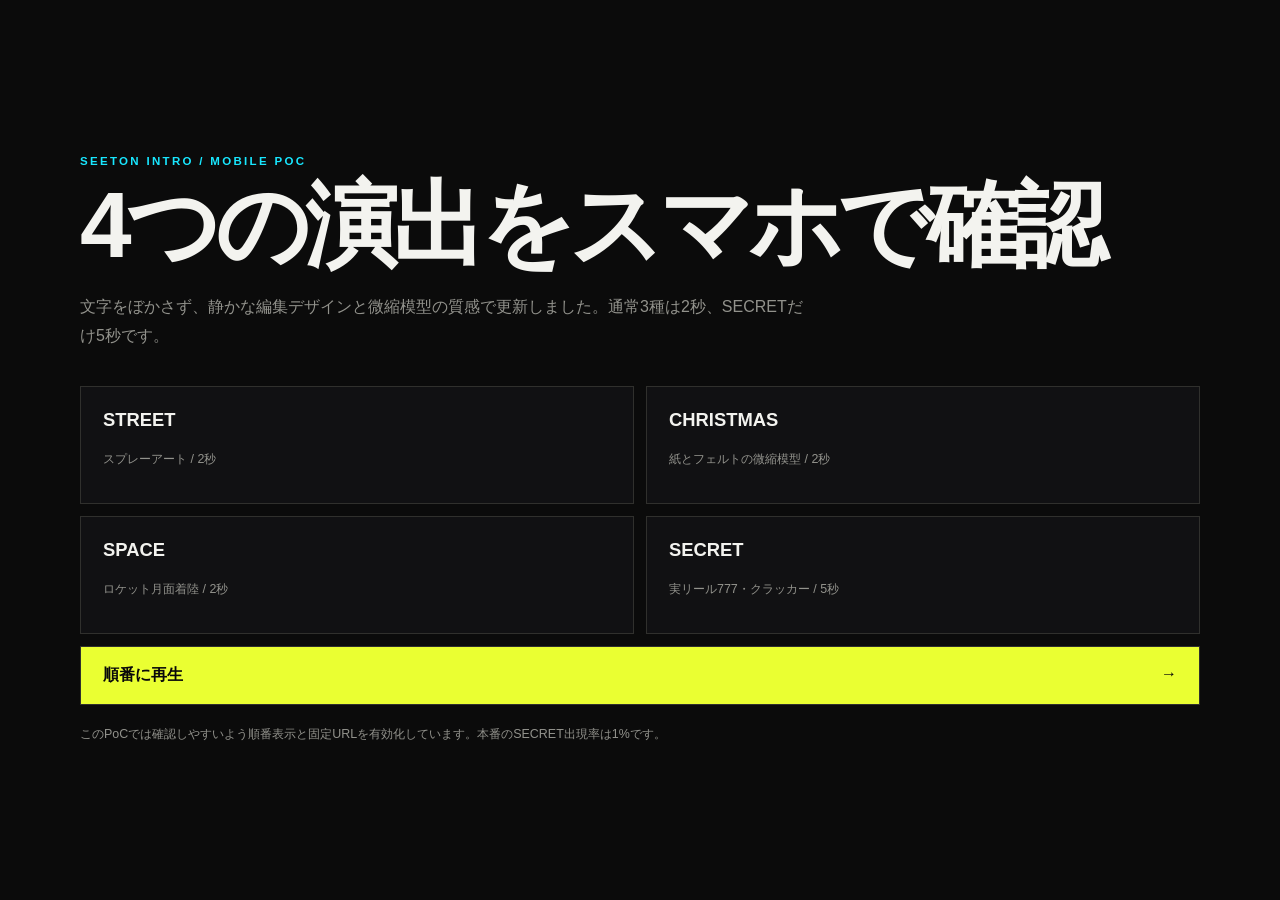
<file: index.html>
<!doctype html>
<html lang="ja">
<head>
  <meta charset="utf-8">
  <meta name="viewport" content="width=device-width, initial-scale=1">
  <meta name="robots" content="noindex,nofollow">
  <title>SEETON Intro PoC</title>
  <meta name="description" content="SEETONホームイントロのスマートフォン確認用PoC。">
  <script src="./intro.js?v=20260901e"></script>
  <link rel="stylesheet" href="./home.css?v=20260901e">
  <style>
    .poc-shell {
      display: grid;
      align-content: center;
      min-height: 100vh;
      padding: 56px 0;
    }

    .poc-eyebrow {
      margin: 0 0 14px;
      color: #18e7ff;
      font-size: 0.72rem;
      font-weight: 800;
      letter-spacing: 0.2em;
    }

    .poc-shell h1 {
      margin: 0;
      font-size: clamp(2.4rem, 10vw, 5.8rem);
      letter-spacing: -0.06em;
      line-height: 0.95;
    }

    .poc-lead {
      max-width: 46rem;
      margin: 24px 0 0;
      color: var(--muted);
      line-height: 1.8;
    }

    .poc-grid {
      display: grid;
      grid-template-columns: repeat(2, minmax(0, 1fr));
      gap: 12px;
      margin-top: 36px;
    }

    .poc-card,
    .poc-cycle {
      border: 1px solid var(--line);
      color: var(--foreground);
      text-decoration: none;
    }

    .poc-card {
      display: grid;
      gap: 8px;
      min-height: 118px;
      padding: 22px;
      background: #111113;
    }

    .poc-card strong {
      font-size: 1.15rem;
    }

    .poc-card span,
    .poc-note {
      color: var(--muted);
      font-size: 0.78rem;
      line-height: 1.6;
    }

    .poc-card:hover,
    .poc-card:focus-visible,
    .poc-cycle:hover,
    .poc-cycle:focus-visible {
      border-color: #eaff32;
      outline: none;
    }

    .poc-cycle {
      display: flex;
      justify-content: space-between;
      gap: 24px;
      margin-top: 12px;
      padding: 18px 22px;
      background: #eaff32;
      color: #09090a;
      font-weight: 800;
    }

    .poc-note {
      margin: 20px 0 0;
    }

    @media (max-width: 560px) {
      .poc-shell {
        padding: 36px 0;
      }

      .poc-grid {
        grid-template-columns: 1fr;
      }

      .poc-card {
        min-height: 96px;
      }
    }
  </style>
</head>
<body>
  <div class="street-intro" aria-hidden="true">
    <div class="street-intro__paint"></div>
    <div class="intro-scene christmas-intro">
      <div class="christmas-intro__stage"></div>
      <div class="christmas-intro__bells"></div>
      <div class="christmas-intro__snow"></div>
      <div class="christmas-intro__flight"></div>
    </div>
    <div class="intro-scene space-intro">
      <div class="space-intro__moon"></div>
      <div class="space-intro__shadow"></div>
      <div class="space-intro__dust"></div>
      <div class="space-intro__landing">
        <div class="space-intro__plume"></div>
        <div class="space-intro__rocket"></div>
      </div>
    </div>
    <div class="intro-scene jackpot-intro">
      <div class="jackpot-intro__machine">
        <div class="jackpot-intro__display">
          <span class="jackpot-intro__chance">SECRET ・ 1% CHANCE</span>
          <div class="jackpot-intro__reels">
            <div class="jackpot-intro__reel">
              <div class="jackpot-intro__belt"><span>3</span><span>★</span><span>7</span><span>♦</span><span>5</span><span>BAR</span><span>2</span><span>★</span><span>9</span><span>♦</span><span>4</span><span>BAR</span><span>6</span><span>★</span><span>1</span><span>♦</span><span>BAR</span><span>5</span><span class="jackpot-intro__target">7</span><span>★</span><span>3</span></div>
            </div>
            <div class="jackpot-intro__reel">
              <div class="jackpot-intro__belt"><span>★</span><span>5</span><span>BAR</span><span>7</span><span>3</span><span>♦</span><span>8</span><span>BAR</span><span>2</span><span>★</span><span>6</span><span>♦</span><span>BAR</span><span>4</span><span>9</span><span>★</span><span>1</span><span>♦</span><span>BAR</span><span>8</span><span>3</span><span>★</span><span>5</span><span>BAR</span><span class="jackpot-intro__target">7</span><span>♦</span><span>2</span></div>
            </div>
            <div class="jackpot-intro__reel">
              <div class="jackpot-intro__belt"><span>BAR</span><span>♦</span><span>3</span><span>★</span><span>7</span><span>5</span><span>9</span><span>BAR</span><span>2</span><span>♦</span><span>★</span><span>6</span><span>BAR</span><span>4</span><span>8</span><span>★</span><span>♦</span><span>1</span><span>BAR</span><span>9</span><span>5</span><span>★</span><span>3</span><span>♦</span><span>BAR</span><span>6</span><span>2</span><span>★</span><span>8</span><span>BAR</span><span class="jackpot-intro__target">7</span><span>♦</span><span>4</span></div>
            </div>
          </div>
        </div>
      </div>
      <div class="jackpot-intro__party">
        <span class="jackpot-intro__cracker jackpot-intro__cracker--left"></span>
        <span class="jackpot-intro__cracker jackpot-intro__cracker--right"></span>
      </div>
    </div>
    <div class="street-intro__lockup">
      <span class="street-intro__kicker" data-intro-kicker>GAMES / CODE / EXPERIMENTS</span>
      <span class="street-intro__word" data-text="SEETON">SEETON</span>
      <span class="street-intro__rule"></span>
    </div>
  </div>

  <main class="poc-shell">
    <p class="poc-eyebrow">SEETON INTRO / MOBILE POC</p>
    <h1>4つの演出をスマホで確認</h1>
    <p class="poc-lead">文字をぼかさず、静かな編集デザインと微縮模型の質感で更新しました。通常3種は2秒、SECRETだけ5秒です。</p>
    <nav class="poc-grid" aria-label="イントロ演出一覧">
      <a class="poc-card" href="?intro=street"><strong>STREET</strong><span>スプレーアート / 2秒</span></a>
      <a class="poc-card" href="?intro=christmas"><strong>CHRISTMAS</strong><span>紙とフェルトの微縮模型 / 2秒</span></a>
      <a class="poc-card" href="?intro=space"><strong>SPACE</strong><span>ロケット月面着陸 / 2秒</span></a>
      <a class="poc-card" href="?intro=jackpot"><strong>SECRET</strong><span>実リール777・クラッカー / 5秒</span></a>
    </nav>
    <a class="poc-cycle" href="./"><span>順番に再生</span><span aria-hidden="true">→</span></a>
    <p class="poc-note">このPoCでは確認しやすいよう順番表示と固定URLを有効化しています。本番のSECRET出現率は1%です。</p>
  </main>
</body>
</html>
</file>
<file: home.css>
:root {
  color-scheme: dark;
  --background: #0b0b0b;
  --foreground: #f3f3ef;
  --muted: #92928c;
  --line: #30302d;
  --content-width: min(1120px, calc(100vw - 40px));
}

* {
  box-sizing: border-box;
}

html {
  background: var(--background);
}

body {
  margin: 0;
  min-width: 320px;
  min-height: 100vh;
  color: var(--foreground);
  background: var(--background);
  font-family: -apple-system, BlinkMacSystemFont, "Segoe UI", sans-serif;
  -webkit-font-smoothing: antialiased;
}

.street-intro {
  --intro-duration: 2s;
  --intro-background: radial-gradient(circle at 50% 46%, #1b1b1f 0, #0b0b0d 43%, #020203 100%);
  --intro-art: url("./intro/street-paint-v2.png");
  --intro-flash-a: rgba(31, 231, 255, 0.22);
  --intro-flash-b: rgba(255, 42, 158, 0.2);
  --intro-word-color: #f8f7f0;
  --intro-shadow-a: #18e7ff;
  --intro-shadow-b: #ff2a9e;
  --intro-shadow-base: #070708;
  --intro-stroke: #08080a;
  --intro-split-top: #13e9ff;
  --intro-split-bottom: #ff249b;
  --intro-kicker-color: #09090a;
  --intro-kicker-background: #eaff32;
  --intro-kicker-shadow: #ff2a9e;
  --intro-rule: linear-gradient(90deg, #16e8ff 0 30%, #eaff32 30% 72%, #ff2a9e 72% 100%);
  --intro-paint-filter: saturate(1.08) contrast(1.08);
  position: fixed;
  inset: 0;
  z-index: 9999;
  display: none;
  place-items: center;
  overflow: hidden;
  color: #f8f7f0;
  pointer-events: none;
  background: var(--intro-background);
  isolation: isolate;
}

.street-intro[data-intro-theme="christmas"] {
  --intro-background: radial-gradient(circle at 50% 46%, #19271f 0, #09150f 52%, #020604 100%);
  --intro-art: none;
  --intro-flash-a: rgba(190, 153, 91, 0.12);
  --intro-flash-b: rgba(102, 35, 35, 0.11);
  --intro-word-color: #f0ece2;
  --intro-shadow-a: #3f171a;
  --intro-shadow-b: #79684b;
  --intro-shadow-base: #08110c;
  --intro-stroke: #17231c;
  --intro-split-top: #d4c39e;
  --intro-split-bottom: #663035;
  --intro-kicker-color: #e9e2d3;
  --intro-kicker-background: #542429;
  --intro-kicker-shadow: #19140f;
  --intro-rule: linear-gradient(90deg, #6e3034 0 32%, #b6a47f 32% 68%, #425b48 68% 100%);
  --intro-paint-filter: saturate(0.88) contrast(1.02);
}

.street-intro[data-intro-theme="space"] {
  --intro-background: radial-gradient(circle at 50% 48%, #111722 0, #060910 54%, #010205 100%);
  --intro-art: none;
  --intro-flash-a: rgba(129, 157, 180, 0.1);
  --intro-flash-b: rgba(104, 91, 126, 0.09);
  --intro-word-color: #e9edf0;
  --intro-shadow-a: #263847;
  --intro-shadow-b: #4c4559;
  --intro-shadow-base: #020408;
  --intro-stroke: #111821;
  --intro-split-top: #aebbc5;
  --intro-split-bottom: #716c7d;
  --intro-kicker-color: #dce2e5;
  --intro-kicker-background: #26323b;
  --intro-kicker-shadow: #06080b;
  --intro-rule: linear-gradient(90deg, #445868 0 36%, #c4c9c9 36% 58%, #625d6c 58% 100%);
  --intro-paint-filter: saturate(0.82) contrast(1.04);
}

.street-intro[data-intro-theme="jackpot"] {
  --intro-duration: 5s;
  --intro-background: radial-gradient(circle at 50% 46%, #3a1716 0, #190c0b 48%, #050303 100%);
  --intro-art: none;
  --intro-flash-a: rgba(190, 145, 73, 0.18);
  --intro-flash-b: rgba(103, 34, 31, 0.16);
  --intro-word-color: #efe5c9;
  --intro-shadow-a: #4b1c19;
  --intro-shadow-b: #82704c;
  --intro-shadow-base: #140706;
  --intro-stroke: #3b1915;
  --intro-split-top: #d8c49c;
  --intro-split-bottom: #71322d;
  --intro-kicker-color: #2a1512;
  --intro-kicker-background: #c5ae7a;
  --intro-kicker-shadow: #24110f;
  --intro-rule: linear-gradient(90deg, #69302c, #b79a61, #d8caa7, #b79a61, #69302c);
  --intro-paint-filter: saturate(0.84) contrast(1.02);
}

.street-intro-active .street-intro {
  display: grid;
  animation: street-intro-curtain var(--intro-duration, 2s) cubic-bezier(0.65, 0, 0.35, 1) both;
}

.street-intro-active .street-intro[data-intro-theme="jackpot"] {
  animation-name: jackpot-intro-curtain;
}

.street-intro::before,
.street-intro::after {
  position: absolute;
  inset: -8%;
  z-index: 1;
  content: "";
}

.street-intro::before {
  background:
    radial-gradient(circle at 50% 48%, rgba(255, 255, 255, 0.28), transparent 7%),
    radial-gradient(circle at 42% 44%, var(--intro-flash-a), transparent 20%),
    radial-gradient(circle at 58% 56%, var(--intro-flash-b), transparent 19%);
  mix-blend-mode: screen;
  animation: street-intro-flash var(--intro-duration, 2s) ease-out both;
}

.street-intro::after {
  inset: -2%;
  background-image: radial-gradient(rgba(255, 255, 255, 0.35) 0.55px, transparent 0.7px);
  background-size: 4px 4px;
  opacity: 0.13;
  mix-blend-mode: overlay;
  animation: street-intro-grain 180ms steps(2, end) infinite;
}

.street-intro__paint {
  position: absolute;
  inset: -7%;
  z-index: 0;
  background-image: var(--intro-art);
  background-repeat: no-repeat;
  background-position: center;
  background-size: 100% 100%;
  -webkit-mask-image: radial-gradient(ellipse at center, transparent 0 18%, rgba(0, 0, 0, 0.38) 42%, #000 72%);
  mask-image: radial-gradient(ellipse at center, transparent 0 18%, rgba(0, 0, 0, 0.38) 42%, #000 72%);
  filter: var(--intro-paint-filter);
  mix-blend-mode: screen;
  animation: street-intro-paint var(--intro-duration, 2s) cubic-bezier(0.16, 1, 0.3, 1) both;
  will-change: transform, opacity;
}

.street-intro__lockup {
  position: relative;
  z-index: 2;
  display: grid;
  place-items: center;
  width: min(94vw, 1600px);
  perspective: 900px;
  transform: rotate(-1.8deg);
}

.street-intro__kicker {
  position: relative;
  z-index: 3;
  display: inline-block;
  margin: 0 0 clamp(16px, 2.1vw, 30px);
  padding: 0.58em 1.05em 0.5em;
  color: var(--intro-kicker-color);
  background: var(--intro-kicker-background);
  box-shadow: 8px 8px 0 var(--intro-kicker-shadow);
  font-size: clamp(0.58rem, 1vw, 0.82rem);
  font-weight: 900;
  letter-spacing: 0.22em;
  line-height: 1;
  white-space: nowrap;
  transform: rotate(-2deg);
  animation: street-intro-kicker var(--intro-duration, 2s) cubic-bezier(0.16, 1, 0.3, 1) both;
}

.street-intro__jackpot {
  display: none;
}

.street-intro__word {
  position: relative;
  z-index: 2;
  color: var(--intro-word-color);
  font-family: Impact, Haettenschweiler, "Arial Black", sans-serif;
  font-size: clamp(4.1rem, 18vw, 17rem);
  font-stretch: condensed;
  font-weight: 900;
  letter-spacing: -0.075em;
  line-height: 0.72;
  text-align: center;
  text-shadow:
    -0.035em 0.018em 0 var(--intro-shadow-a),
    0.038em -0.012em 0 var(--intro-shadow-b),
    0 0.052em 0 var(--intro-shadow-base);
  -webkit-text-stroke: clamp(1px, 0.22vw, 4px) var(--intro-stroke);
  paint-order: stroke fill;
  transform-origin: center;
  isolation: isolate;
  animation: street-intro-word var(--intro-duration, 2s) cubic-bezier(0.16, 1, 0.3, 1) both;
  will-change: transform, opacity, filter;
}

.street-intro__word::before,
.street-intro__word::after {
  position: absolute;
  inset: 0;
  z-index: -1;
  content: attr(data-text);
  pointer-events: none;
  mix-blend-mode: screen;
}

.street-intro__word::before {
  color: var(--intro-split-top);
  clip-path: inset(0 0 62% 0);
  animation: street-intro-misprint-top var(--intro-duration, 2s) steps(2, end) both;
}

.street-intro__word::after {
  color: var(--intro-split-bottom);
  clip-path: inset(57% 0 0 0);
  animation: street-intro-misprint-bottom var(--intro-duration, 2s) steps(2, end) both;
}

.street-intro__rule {
  width: min(72vw, 920px);
  height: clamp(5px, 0.68vw, 10px);
  margin-top: clamp(22px, 3vw, 42px);
  background: var(--intro-rule);
  box-shadow: 0 5px 0 rgba(0, 0, 0, 0.72);
  transform: skewX(-20deg);
  transform-origin: left center;
  animation: street-intro-rule var(--intro-duration, 2s) cubic-bezier(0.16, 1, 0.3, 1) both;
}

.intro-scene {
  position: absolute;
  inset: 0;
  display: none;
  pointer-events: none;
}

.street-intro[data-intro-theme="christmas"] .christmas-intro,
.street-intro[data-intro-theme="space"] .space-intro,
.street-intro[data-intro-theme="jackpot"] .jackpot-intro {
  display: block;
}

.christmas-intro__stage,
.christmas-intro__bells,
.christmas-intro__flight,
.christmas-intro__snow,
.space-intro__moon,
.space-intro__shadow,
.space-intro__dust,
.space-intro__landing,
.space-intro__plume,
.space-intro__rocket,
.jackpot-intro__machine,
.jackpot-intro__party,
.jackpot-intro__cracker {
  position: absolute;
  pointer-events: none;
  will-change: transform, opacity, filter;
}

.christmas-intro__stage,
.christmas-intro__bells {
  inset: -1%;
  background-position: center;
  background-repeat: no-repeat;
  background-size: 100% 100%;
}

.street-intro[data-intro-theme="christmas"] .christmas-intro__stage,
.street-intro[data-intro-theme="christmas"] .christmas-intro__bells {
  background-image: url("./intro/christmas-stage-v4.png");
}

.christmas-intro__stage {
  z-index: 2;
  animation: christmas-stage var(--intro-duration, 2s) cubic-bezier(0.16, 1, 0.3, 1) both;
}

.christmas-intro__bells {
  z-index: 6;
  clip-path: polygon(0 0, 34% 0, 28% 52%, 0 58%);
  transform-origin: 9% 4%;
  animation: christmas-bells var(--intro-duration, 2s) ease-in-out both;
}

.christmas-intro__snow {
  inset: -30% -8% 0;
  z-index: 3;
  background-image:
    radial-gradient(circle, rgba(255, 255, 255, 0.92) 0 1.2px, transparent 1.8px),
    radial-gradient(circle, rgba(255, 235, 178, 0.82) 0 1.5px, transparent 2.2px),
    radial-gradient(circle, rgba(255, 255, 255, 0.72) 0 2px, transparent 2.8px);
  background-position: 0 0, 54px 31px, 101px 76px;
  background-size: 89px 89px, 127px 127px, 173px 173px;
  filter: drop-shadow(0 1px 1px rgba(255, 255, 255, 0.2));
  animation: christmas-snow var(--intro-duration, 2s) linear both;
}

.christmas-intro__flight {
  top: 50%;
  left: 50%;
  z-index: 4;
  width: min(72vw, 900px);
  aspect-ratio: 3 / 2;
  background-position: center;
  background-repeat: no-repeat;
  background-size: contain;
  filter: drop-shadow(0 18px 22px rgba(0, 0, 0, 0.42));
  animation: christmas-flight var(--intro-duration, 2s) cubic-bezier(0.12, 0.72, 0.2, 1) both;
}

.street-intro[data-intro-theme="christmas"] .christmas-intro__flight {
  background-image: url("./intro/christmas-flight-v3.png");
}

.street-intro[data-intro-theme="christmas"] .street-intro__lockup {
  z-index: 5;
  transform: rotate(-0.4deg);
}

.street-intro[data-intro-theme="christmas"] .street-intro__paint {
  display: none;
}

.street-intro[data-intro-theme="christmas"] .street-intro__kicker {
  border: 1px solid rgba(221, 204, 167, 0.35);
  box-shadow: 4px 5px 0 rgba(15, 10, 8, 0.72);
  font-family: Georgia, "Times New Roman", serif;
  font-weight: 600;
  animation-name: christmas-intro-kicker;
}

.street-intro[data-intro-theme="christmas"] .street-intro__word {
  letter-spacing: -0.045em;
  text-shadow: 0 0.045em 0 #301818, 0 0.075em 0.18em rgba(0, 0, 0, 0.42);
  -webkit-text-stroke: clamp(1px, 0.12vw, 2px) #253329;
  animation-name: christmas-intro-word;
}

.street-intro[data-intro-theme="christmas"] .street-intro__word::before,
.street-intro[data-intro-theme="christmas"] .street-intro__word::after,
.street-intro[data-intro-theme="space"] .street-intro__word::before,
.street-intro[data-intro-theme="space"] .street-intro__word::after {
  display: none;
}

.space-intro__moon {
  inset: 0;
  z-index: 0;
  background-position: center 56%;
  background-repeat: no-repeat;
  background-size: cover;
  animation: space-moon-stage var(--intro-duration, 2s) ease-out both;
}

.street-intro[data-intro-theme="space"] .space-intro__moon {
  background-image: url("./intro/space-moon-stage-v5.jpg");
}

.space-intro__landing {
  bottom: clamp(90px, 17vh, 180px);
  left: 68%;
  z-index: 4;
  width: clamp(100px, 11vw, 170px);
  aspect-ratio: 2 / 3;
  transform-origin: 50% 100%;
  animation: space-rocket-landing var(--intro-duration, 2s) linear both;
}

.space-intro__rocket {
  inset: 0;
  z-index: 2;
  background: url("./intro/space-rocket-v1.png") center / contain no-repeat;
  filter: drop-shadow(0 14px 13px rgba(0, 0, 0, 0.34));
}

.space-intro__plume {
  top: 70%;
  left: 50%;
  z-index: 1;
  width: 34%;
  height: 48%;
  background:
    radial-gradient(ellipse at 50% 7%, rgba(255, 250, 231, 0.9), rgba(206, 168, 112, 0.42) 32%, transparent 70%),
    linear-gradient(rgba(230, 210, 174, 0.44), transparent 72%);
  clip-path: polygon(35% 0, 65% 0, 100% 100%, 0 100%);
  mix-blend-mode: screen;
  transform: translateX(-50%);
  transform-origin: 50% 0;
  animation: space-rocket-plume var(--intro-duration, 2s) ease-out both;
}

.space-intro__shadow {
  bottom: clamp(70px, 14.5vh, 155px);
  left: 68%;
  z-index: 2;
  width: clamp(100px, 12vw, 184px);
  height: clamp(18px, 2.5vw, 38px);
  border-radius: 50%;
  background: radial-gradient(ellipse, rgba(4, 6, 9, 0.54), rgba(4, 6, 9, 0.16) 48%, transparent 74%);
  transform-origin: center;
  animation: space-landing-shadow var(--intro-duration, 2s) ease-out both;
}

.space-intro__dust {
  bottom: clamp(58px, 12.5vh, 132px);
  left: 68%;
  z-index: 3;
  width: clamp(210px, 28vw, 440px);
  height: clamp(58px, 7vw, 104px);
  background:
    radial-gradient(ellipse at 30% 66%, rgba(183, 179, 169, 0.34), transparent 56%),
    radial-gradient(ellipse at 70% 66%, rgba(220, 216, 205, 0.28), transparent 58%);
  transform-origin: 50% 80%;
  animation: space-landing-dust var(--intro-duration, 2s) ease-out both;
}

.street-intro[data-intro-theme="space"] .street-intro__lockup {
  z-index: 5;
  transform: translate(-14vw, -3vh);
}

.street-intro[data-intro-theme="space"] .street-intro__paint {
  display: none;
}

.street-intro[data-intro-theme="space"]::after {
  opacity: 0.045;
  animation: none;
}

.street-intro[data-intro-theme="space"] .street-intro__kicker {
  border: 1px solid rgba(184, 198, 207, 0.26);
  box-shadow: 4px 5px 0 rgba(0, 0, 0, 0.62);
  font-weight: 650;
  animation-name: space-intro-kicker;
}

.street-intro[data-intro-theme="space"] .street-intro__word {
  font-size: clamp(3.8rem, 10vw, 10rem);
  letter-spacing: 0.01em;
  text-shadow: 0 0.035em 0 #1e2a34, 0 0.075em 0.16em rgba(0, 0, 0, 0.48);
  -webkit-text-stroke: clamp(1px, 0.12vw, 2px) #202a32;
  animation-name: space-intro-word;
}

.street-intro[data-intro-theme="space"] .street-intro__rule {
  width: min(44vw, 560px);
  animation-name: space-intro-rule;
}

.street-intro[data-intro-theme="jackpot"] .street-intro__lockup {
  display: none;
}

.street-intro[data-intro-theme="jackpot"] .street-intro__paint {
  display: none;
}

.jackpot-intro__machine {
  top: 50%;
  left: 50%;
  z-index: 5;
  width: min(96vw, 1480px);
  aspect-ratio: 1672 / 941;
  transform-origin: center;
  animation: jackpot-machine var(--intro-duration, 5s) linear both;
}

.street-intro[data-intro-theme="jackpot"] .jackpot-intro__machine::before {
  position: absolute;
  inset: 0;
  z-index: 4;
  content: "";
  background: url("./intro/jackpot-machine-v4.png") center / 100% 100% no-repeat;
  filter: drop-shadow(0 16px 28px rgba(0, 0, 0, 0.52));
}

.jackpot-intro__machine::after {
  position: absolute;
  inset: 18% 14% 17%;
  z-index: 3;
  content: "";
  background: radial-gradient(circle, rgba(245, 229, 190, 0.48), rgba(160, 112, 54, 0.14) 24%, transparent 62%);
  mix-blend-mode: screen;
  animation: jackpot-display-flash var(--intro-duration, 5s) ease-out both;
}

.jackpot-intro__display {
  position: absolute;
  inset: 29% 20.2% 26.4%;
  z-index: 2;
  overflow: hidden;
  border: clamp(2px, 0.25vw, 4px) solid #9b7e49;
  border-radius: clamp(8px, 1.1vw, 18px);
  background:
    linear-gradient(rgba(255, 255, 255, 0.028) 1px, transparent 1px),
    radial-gradient(circle at 50% 46%, #3a1715, #130909 68%, #030202);
  background-size: 100% 7px, 100% 100%;
  box-shadow:
    inset 0 0 42px rgba(74, 26, 22, 0.58),
    0 0 14px rgba(139, 111, 63, 0.32);
}

.jackpot-intro__display::after {
  position: absolute;
  inset: 0;
  z-index: 8;
  content: "";
  background: linear-gradient(105deg, transparent 38%, rgba(255, 255, 255, 0.28) 48%, transparent 58%);
  transform: translateX(-120%);
  animation: jackpot-glass-sweep var(--intro-duration, 5s) ease-in-out both;
}

.jackpot-intro__chance {
  position: absolute;
  top: 5%;
  left: 50%;
  z-index: 6;
  color: #e5d8bd;
  font-family: Georgia, "Times New Roman", serif;
  font-size: clamp(0.7rem, 1.35vw, 1.2rem);
  font-weight: 900;
  letter-spacing: 0.2em;
  line-height: 1;
  white-space: nowrap;
  text-shadow: 0 1px 0 #2b1612;
  transform: translateX(-50%);
  animation: jackpot-chance var(--intro-duration, 5s) steps(2, end) both;
}

.jackpot-intro__reels {
  position: absolute;
  top: 20%;
  left: 17%;
  z-index: 4;
  display: grid;
  grid-template-columns: repeat(3, minmax(0, 1fr));
  gap: clamp(5px, 0.9vw, 14px);
  width: 66%;
  height: 66%;
}

.jackpot-intro__reel {
  position: relative;
  overflow: hidden;
  contain: paint;
  border: clamp(3px, 0.4vw, 7px) solid #8f7343;
  border-radius: clamp(7px, 1vw, 16px);
  background: linear-gradient(#eee8da, #cdbf9f 48%, #e8e0cf);
  box-shadow:
    inset 0 0 15px rgba(45, 17, 14, 0.48),
    0 2px 8px rgba(0, 0, 0, 0.46);
}

.jackpot-intro__reel::before,
.jackpot-intro__reel::after {
  position: absolute;
  right: 0;
  left: 0;
  z-index: 5;
  height: 18%;
  content: "";
  pointer-events: none;
}

.jackpot-intro__reel::before {
  top: 0;
  background: linear-gradient(rgba(60, 0, 0, 0.55), transparent);
}

.jackpot-intro__reel::after {
  bottom: 0;
  background: linear-gradient(transparent, rgba(60, 0, 0, 0.55));
}

.jackpot-intro__reel:nth-child(1) {
  --spin-time: 1.45s;
  --fast-y: -71.428571%;
  --over-y: -86.285714%;
  --stop-y: -85.714286%;
}

.jackpot-intro__reel:nth-child(2) {
  --spin-time: 1.95s;
  --fast-y: -77.777778%;
  --over-y: -89.333333%;
  --stop-y: -88.888889%;
}

.jackpot-intro__reel:nth-child(3) {
  --spin-time: 2.45s;
  --fast-y: -81.818182%;
  --over-y: -91.272727%;
  --stop-y: -90.909091%;
}

.jackpot-intro__belt {
  position: absolute;
  top: 0;
  right: 0;
  left: 0;
  display: grid;
  color: #67221f;
  font-family: Impact, "Arial Black", sans-serif;
  font-size: clamp(2.8rem, 8vw, 7.2rem);
  font-weight: 900;
  line-height: 1;
  text-shadow: 0 1px 0 #f2ead8;
  transform: translate3d(0, 0, 0);
  backface-visibility: hidden;
}

.jackpot-intro__reel:nth-child(1) .jackpot-intro__belt {
  height: 2100%;
  grid-template-rows: repeat(21, minmax(0, 1fr));
}

.jackpot-intro__reel:nth-child(2) .jackpot-intro__belt {
  height: 2700%;
  grid-template-rows: repeat(27, minmax(0, 1fr));
}

.jackpot-intro__reel:nth-child(3) .jackpot-intro__belt {
  height: 3300%;
  grid-template-rows: repeat(33, minmax(0, 1fr));
}

.street-intro-active
.street-intro[data-intro-theme="jackpot"]
.jackpot-intro__belt {
  animation: jackpot-reel-land var(--spin-time) linear 0.45s 1 both;
}

.jackpot-intro__belt span {
  display: grid;
  min-height: 0;
  place-items: center;
}

.jackpot-intro__belt span:nth-child(even) {
  color: #465761;
}

.jackpot-intro__party {
  inset: 0;
  z-index: 7;
  overflow: hidden;
}

.jackpot-intro__cracker {
  bottom: -8%;
  z-index: 1;
  width: min(38vw, 560px);
  aspect-ratio: 1;
  opacity: 0;
  animation: jackpot-party-cracker var(--intro-duration, 5s) cubic-bezier(0.16, 1, 0.3, 1) both;
}

.jackpot-intro__cracker::before {
  position: absolute;
  inset: 0;
  content: "";
  background: url("./intro/jackpot-party-cracker-v1.png") center / contain no-repeat;
  filter: drop-shadow(0 14px 18px rgba(0, 0, 0, 0.32));
}

.jackpot-intro__cracker--left {
  left: -4%;
}

.jackpot-intro__cracker--right {
  right: -4%;
}

.jackpot-intro__cracker--right::before {
  transform: scaleX(-1);
}

@keyframes street-intro-curtain {
  0%,
  82% {
    opacity: 1;
    clip-path: polygon(0 0, 100% 0, 100% 100%, 0 100%);
  }

  100% {
    visibility: hidden;
    opacity: 0;
    clip-path: polygon(0 47%, 100% 51%, 100% 54%, 0 50%);
  }
}

@keyframes jackpot-intro-curtain {
  0%,
  93% {
    opacity: 1;
    clip-path: polygon(0 0, 100% 0, 100% 100%, 0 100%);
  }

  100% {
    visibility: hidden;
    opacity: 0;
    clip-path: polygon(0 48%, 100% 48%, 100% 52%, 0 52%);
  }
}

@keyframes street-intro-paint {
  0% {
    opacity: 0;
    transform: scale(1.34) rotate(-3deg);
  }

  14% {
    opacity: 0.3;
  }

  31% {
    opacity: 0.92;
    transform: scale(1.01) rotate(0deg);
  }

  78% {
    opacity: 0.76;
    transform: scale(1) rotate(0deg);
  }

  100% {
    opacity: 0;
    transform: scale(1.14) rotate(1.2deg);
  }
}

@keyframes street-intro-word {
  0% {
    opacity: 0;
    filter: blur(18px);
    transform: translate3d(0, 16vh, 260px) scale(2.7) rotate(-7deg);
  }

  11% {
    opacity: 1;
  }

  28% {
    filter: blur(0);
    transform: translate3d(0, 0, 0) scale(0.93) rotate(-2.6deg);
  }

  40% {
    transform: translate3d(0, 0, 0) scale(1.035) rotate(-1.4deg);
  }

  52%,
  78% {
    opacity: 1;
    filter: blur(0);
    transform: translate3d(0, 0, 0) scale(1) rotate(-1.8deg);
  }

  100% {
    opacity: 0;
    filter: blur(7px);
    transform: translate3d(0, -2vh, 120px) scale(1.36) rotate(1.5deg);
  }
}

@keyframes street-intro-kicker {
  0%,
  13% {
    opacity: 0;
    transform: translateX(-35vw) rotate(-8deg);
  }

  34%,
  78% {
    opacity: 1;
    transform: translateX(0) rotate(-2deg);
  }

  100% {
    opacity: 0;
    transform: translateX(24vw) rotate(3deg);
  }
}

@keyframes street-intro-rule {
  0%,
  22% {
    opacity: 0;
    transform: scaleX(0) skewX(-20deg);
  }

  43%,
  78% {
    opacity: 1;
    transform: scaleX(1) skewX(-20deg);
  }

  100% {
    opacity: 0;
    transform: scaleX(0.25) translateX(55vw) skewX(-20deg);
  }
}

@keyframes street-intro-flash {
  0%,
  8% {
    opacity: 0;
    transform: scale(0.55);
  }

  22% {
    opacity: 1;
  }

  52% {
    opacity: 0.24;
    transform: scale(1.3);
  }

  100% {
    opacity: 0;
    transform: scale(1.65);
  }
}

@keyframes street-intro-misprint-top {
  0%,
  12% {
    opacity: 0;
    transform: translate(0, 0);
  }

  19% {
    opacity: 0.82;
    transform: translate(-0.075em, -0.018em);
  }

  31% {
    transform: translate(0.045em, 0.012em);
  }

  52%,
  78% {
    opacity: 0.58;
    transform: translate(-0.018em, 0);
  }

  100% {
    opacity: 0;
    transform: translate(0.1em, -0.03em);
  }
}

@keyframes street-intro-misprint-bottom {
  0%,
  16% {
    opacity: 0;
    transform: translate(0, 0);
  }

  23% {
    opacity: 0.78;
    transform: translate(0.07em, 0.02em);
  }

  37% {
    transform: translate(-0.036em, -0.008em);
  }

  52%,
  78% {
    opacity: 0.54;
    transform: translate(0.016em, 0);
  }

  100% {
    opacity: 0;
    transform: translate(-0.095em, 0.035em);
  }
}

@keyframes street-intro-grain {
  0% {
    transform: translate3d(-1%, -1%, 0);
  }

  50% {
    transform: translate3d(1%, 0.5%, 0);
  }

  100% {
    transform: translate3d(-0.5%, 1%, 0);
  }
}

@keyframes christmas-intro-paint {
  0% {
    opacity: 0;
    transform: translateY(-5%) scale(1.18);
  }

  18% {
    opacity: 0.86;
  }

  34% {
    opacity: 1;
    transform: translateY(0) scale(1);
  }

  78% {
    opacity: 0.92;
    transform: translateY(0) scale(1);
  }

  100% {
    opacity: 0;
    transform: translateY(4%) scale(1.08);
  }
}

@keyframes christmas-stage {
  0% {
    opacity: 0;
    transform: scale(1.1);
  }

  14% {
    opacity: 1;
  }

  72% {
    opacity: 1;
    transform: scale(1);
  }

  100% {
    opacity: 0;
    transform: scale(1.06);
  }
}

@keyframes christmas-bells {
  0% {
    opacity: 0;
    transform: rotate(-18deg) scale(1.12);
  }

  14% {
    opacity: 1;
    transform: rotate(8deg) scale(1.02);
  }

  25% {
    transform: rotate(-6deg) scale(1);
  }

  36% {
    transform: rotate(4deg) scale(1);
  }

  49%,
  76% {
    opacity: 1;
    transform: rotate(0) scale(1);
  }

  100% {
    opacity: 0;
    transform: rotate(3deg) scale(1.05);
  }
}

@keyframes christmas-snow {
  0% {
    opacity: 0;
    transform: translate3d(-2%, -22%, 0) rotate(-2deg);
  }

  18% {
    opacity: 0.86;
  }

  78% {
    opacity: 0.78;
  }

  100% {
    opacity: 0;
    transform: translate3d(3%, 34%, 0) rotate(2deg);
  }
}

@keyframes christmas-flight {
  0%,
  3% {
    opacity: 0;
    transform: translate3d(-50%, -82%, 0) scale(0.045) rotate(-8deg);
  }

  10% {
    opacity: 1;
    transform: translate3d(-50%, -74%, 0) scale(0.13) rotate(5deg);
  }

  30% {
    opacity: 1;
    transform: translate3d(-50%, -61%, 0) scale(0.42) rotate(-2deg);
  }

  46% {
    opacity: 1;
    filter: drop-shadow(0 18px 22px rgba(0, 0, 0, 0.42));
    transform: translate3d(-50%, -52%, 0) scale(0.82) rotate(0);
  }

  58% {
    opacity: 0.8;
    transform: translate3d(-48%, -48%, 0) scale(1.06) rotate(2deg);
  }

  70%,
  100% {
    opacity: 0;
    filter: drop-shadow(0 20px 28px rgba(0, 0, 0, 0.34));
    transform: translate3d(-44%, -41%, 0) scale(1.72) rotate(4deg);
  }
}

@keyframes christmas-intro-kicker {
  0%,
  40% {
    opacity: 0;
    transform: translateY(-7vh) rotate(-6deg) scale(0.7);
  }

  53%,
  78% {
    opacity: 1;
    transform: translateY(0) rotate(-2deg) scale(1);
  }

  100% {
    opacity: 0;
    transform: translateY(-2vh) rotate(3deg) scale(1.12);
  }
}

@keyframes christmas-intro-word {
  0%,
  36% {
    opacity: 0;
    transform: translate3d(0, 6vh, 180px) rotateX(42deg) rotate(-5deg) scale(0.42);
  }

  48% {
    opacity: 1;
    transform: translate3d(0, 0, 0) rotateX(0) rotate(1deg) scale(1.14);
  }

  58% {
    transform: translate3d(0, 0, 0) rotate(-1deg) scale(0.96);
  }

  78% {
    opacity: 1;
    transform: translate3d(0, 0, 0) rotate(-0.4deg) scale(1);
  }

  100% {
    opacity: 0;
    transform: translate3d(0, 13vh, 100px) rotate(4deg) scale(1.22);
  }
}

@keyframes space-moon-stage {
  0% {
    opacity: 0;
    transform: scale(1.025);
  }

  8%,
  82% {
    opacity: 1;
    transform: scale(1);
  }

  100% {
    opacity: 0;
    transform: scale(1.012);
  }
}

@keyframes space-rocket-landing {
  0%,
  6% {
    opacity: 0;
    transform: translate3d(-50%, -74vh, 0) scale(0.72) rotate(1.5deg);
  }

  12% {
    opacity: 1;
  }

  46% {
    opacity: 1;
    transform: translate3d(-50%, -24vh, 0) scale(0.88) rotate(-0.45deg);
  }

  57% {
    transform: translate3d(-50%, -7vh, 0) scale(0.96) rotate(0.2deg);
  }

  64%,
  92% {
    opacity: 1;
    transform: translate3d(-50%, 0, 0) scale(1) rotate(0);
  }

  100% {
    opacity: 0;
    transform: translate3d(-50%, 0, 0) scale(1) rotate(0);
  }
}

@keyframes space-rocket-plume {
  0%,
  8% {
    opacity: 0;
    transform: translateX(-50%) scaleY(0.35);
  }

  14% {
    opacity: 0.86;
    transform: translateX(-50%) scaleY(1.15);
  }

  46% {
    opacity: 0.9;
    transform: translateX(-50%) scaleY(0.9);
  }

  57% {
    opacity: 0.62;
    transform: translateX(-50%) scaleY(0.5);
  }

  64%,
  100% {
    opacity: 0;
    transform: translateX(-50%) scaleY(0.18);
  }
}

@keyframes space-landing-shadow {
  0%,
  22% {
    opacity: 0;
    transform: translateX(-50%) scaleX(0.2);
  }

  46% {
    opacity: 0.12;
    transform: translateX(-50%) scaleX(0.45);
  }

  64% {
    opacity: 0.48;
    transform: translateX(-50%) scaleX(1);
  }

  68%,
  92% {
    opacity: 0.32;
    transform: translateX(-50%) scaleX(0.94);
  }

  100% {
    opacity: 0;
    transform: translateX(-50%) scaleX(0.94);
  }
}

@keyframes space-landing-dust {
  0%,
  55% {
    opacity: 0;
    transform: translateX(-50%) scale(0.35, 0.18);
  }

  64% {
    opacity: 0.56;
    transform: translateX(-50%) scale(0.75, 0.46);
  }

  72% {
    opacity: 0.42;
    transform: translateX(-50%) scale(1.35, 0.78);
  }

  88%,
  100% {
    opacity: 0;
    transform: translateX(-50%) scale(2, 1.1);
  }
}

@keyframes space-intro-kicker {
  0%,
  7% {
    opacity: 0;
    transform: translateY(-10px);
  }

  11%,
  34% {
    opacity: 1;
    transform: translateY(0);
  }

  44%,
  100% {
    opacity: 0;
    transform: translateY(-8px);
  }
}

@keyframes space-intro-word {
  0%,
  5% {
    opacity: 0;
    transform: translateY(12px) scale(0.98);
  }

  10%,
  34% {
    opacity: 1;
    transform: translateY(0) scale(1);
  }

  46%,
  100% {
    opacity: 0;
    transform: translateY(-8px) scale(1);
  }
}

@keyframes space-intro-rule {
  0%,
  10% {
    opacity: 0;
    transform: scaleX(0) skewX(-20deg);
  }

  16%,
  34% {
    opacity: 0.82;
    transform: scaleX(1) skewX(-20deg);
  }

  46%,
  100% {
    opacity: 0;
    transform: scaleX(0.35) skewX(-20deg);
  }
}

@keyframes jackpot-intro-paint {
  0% {
    opacity: 0;
    transform: scale(1.35) rotate(-4deg);
  }

  9% {
    opacity: 1;
    transform: scale(1.03) rotate(0);
  }

  18% {
    opacity: 0.78;
  }

  28% {
    opacity: 1;
  }

  38% {
    opacity: 0.82;
  }

  48% {
    opacity: 1;
  }

  58% {
    opacity: 0.84;
  }

  68%,
  88% {
    opacity: 1;
    transform: scale(1) rotate(0);
  }

  100% {
    opacity: 0;
    transform: scale(1.16) rotate(1deg);
  }
}

@keyframes jackpot-machine {
  0% {
    opacity: 0;
    filter: brightness(1.28);
    transform: translate(-50%, -50%) scale(0.42) rotate(-4deg);
  }

  8% {
    opacity: 1;
    filter: brightness(1.08);
    transform: translate(-50%, -50%) scale(1.06) rotate(1deg);
  }

  13%,
  37% {
    filter: brightness(1);
    transform: translate(-50%, -50%) scale(1) rotate(0);
  }

  38% {
    filter: brightness(1.32);
    transform: translate(calc(-50% - 6px), calc(-50% + 2px)) scale(1.015) rotate(-0.35deg);
  }

  40%,
  47% {
    filter: brightness(1);
    transform: translate(-50%, -50%) scale(1) rotate(0);
  }

  48% {
    filter: brightness(1.35);
    transform: translate(calc(-50% + 7px), calc(-50% - 2px)) scale(1.018) rotate(0.35deg);
  }

  50%,
  57% {
    filter: brightness(1);
    transform: translate(-50%, -50%) scale(1) rotate(0);
  }

  58% {
    filter: brightness(1.55);
    transform: translate(calc(-50% - 8px), calc(-50% + 3px)) scale(1.026) rotate(-0.45deg);
  }

  61%,
  65% {
    filter: brightness(1.08);
    transform: translate(-50%, -50%) scale(1) rotate(0);
  }

  68% {
    filter: brightness(1.18) saturate(0.94);
    transform: translate(-50%, -50%) scale(1.06) rotate(0);
  }

  69%,
  91% {
    opacity: 1;
    filter: brightness(1.04) saturate(0.9);
    transform: translate(-50%, -50%) scale(1.02) rotate(0);
  }

  100% {
    opacity: 0;
    filter: brightness(1.16);
    transform: translate(-50%, -51%) scale(1.24) rotate(1deg);
  }
}

@keyframes jackpot-display-flash {
  0%,
  56% {
    opacity: 0;
    transform: scale(0.5);
  }

  59% {
    opacity: 1;
    transform: scale(1.2);
  }

  63% {
    opacity: 0.18;
    transform: scale(1.7);
  }

  70%,
  100% {
    opacity: 0;
    transform: scale(2.1);
  }
}

@keyframes jackpot-glass-sweep {
  0%,
  14% {
    transform: translateX(-130%);
  }

  24%,
  100% {
    transform: translateX(130%);
  }
}

@keyframes jackpot-chance {
  0%,
  8% {
    opacity: 0;
  }

  12%,
  20%,
  28%,
  36%,
  44%,
  52% {
    opacity: 1;
  }

  16%,
  24%,
  32%,
  40%,
  48% {
    opacity: 0.42;
  }

  62%,
  100% {
    opacity: 0;
  }
}

@keyframes jackpot-reel-land {
  0% {
    transform: translate3d(0, 0, 0);
    animation-timing-function: linear;
  }

  68% {
    transform: translate3d(0, var(--fast-y), 0);
    animation-timing-function: cubic-bezier(0.12, 0.62, 0.2, 1);
  }

  94% {
    transform: translate3d(0, var(--over-y), 0);
    animation-timing-function: cubic-bezier(0.2, 0.8, 0.3, 1);
  }

  100% {
    transform: translate3d(0, var(--stop-y), 0);
  }
}

@keyframes jackpot-party-cracker {
  0%,
  66% {
    opacity: 0;
    transform: translateY(16%) scale(0.5) rotate(-4deg);
  }

  70% {
    opacity: 1;
    transform: translateY(0) scale(1.12) rotate(1deg);
  }

  74%,
  87% {
    opacity: 1;
    transform: translateY(0) scale(1) rotate(0);
  }

  92%,
  100% {
    opacity: 0;
    transform: translateY(-4%) scale(1.08) rotate(1deg);
  }
}

@keyframes jackpot-intro-label {
  0%,
  5% {
    opacity: 0;
    transform: scale(3.4) rotate(-7deg);
  }

  12% {
    opacity: 1;
    transform: scale(0.82) rotate(2deg);
  }

  18% {
    transform: scale(1.16) rotate(-1deg);
  }

  23% {
    transform: scale(1) rotate(0);
  }

  34% {
    transform: scale(1.07);
  }

  39% {
    transform: scale(1);
  }

  52% {
    transform: scale(1.08);
  }

  57%,
  88% {
    opacity: 1;
    transform: scale(1);
  }

  100% {
    opacity: 0;
    transform: scale(1.38) rotate(2deg);
  }
}

@keyframes jackpot-intro-word {
  0%,
  11% {
    opacity: 0;
    transform: translateY(16vh) scale(0.3) rotate(-5deg);
  }

  19% {
    opacity: 1;
    transform: translateY(0) scale(1.18) rotate(1deg);
  }

  25% {
    transform: translateY(0) scale(0.94) rotate(-0.5deg);
  }

  31% {
    transform: translateY(0) scale(1.06) rotate(0);
  }

  37%,
  88% {
    opacity: 1;
    transform: translateY(0) scale(1) rotate(0);
  }

  100% {
    opacity: 0;
    transform: translateY(-4vh) scale(1.5) rotate(-2deg);
  }
}

@keyframes jackpot-intro-lockup {
  0%,
  22%,
  30%,
  44%,
  52%,
  66%,
  88% {
    transform: translate(0, 0) rotate(0);
  }

  24%,
  46%,
  68% {
    transform: translate(-4px, 2px) rotate(-0.35deg);
  }

  26%,
  48%,
  70% {
    transform: translate(4px, -2px) rotate(0.35deg);
  }

  100% {
    transform: translate(0, -1vh) rotate(0.5deg) scale(1.03);
  }
}

a {
  color: inherit;
}

.site-header {
  width: var(--content-width);
  margin: 0 auto;
  padding: 24px 0;
  border-bottom: 1px solid var(--line);
}

.site-name {
  display: inline-block;
  color: var(--foreground);
  font-size: 0.82rem;
  font-weight: 700;
  letter-spacing: 0.18em;
  text-decoration: none;
}

main {
  width: var(--content-width);
  margin: 0 auto;
  padding-bottom: 72px;
}

.logo-section {
  padding: 40px 0 56px;
  border-bottom: 1px solid var(--line);
}

.orbit-stage {
  position: relative;
  width: 100%;
  height: clamp(280px, 50vw, 480px);
  cursor: grab;
  touch-action: none;
  user-select: none;
  -webkit-user-select: none;
}

.orbit-stage.is-dragging {
  cursor: grabbing;
}

.logo-fallback {
  position: absolute;
  inset: 0;
  z-index: 0;
  display: grid;
  place-items: center;
  color: var(--foreground);
  font-size: clamp(3rem, 12vw, 7rem);
  font-weight: 800;
  letter-spacing: -0.07em;
  transition: opacity 160ms ease;
}

.orbit-stage.has-logo .logo-fallback {
  opacity: 0;
}

.orbit-stage canvas {
  position: relative;
  z-index: 1;
  display: block;
  width: 100%;
  height: 100%;
  opacity: 0;
  transition: opacity 220ms ease;
}

.orbit-stage.is-ready canvas {
  opacity: 1;
}

.logo-hint {
  margin: 16px 0 0;
  color: var(--muted);
  font-size: 0.78rem;
  letter-spacing: 0.08em;
  text-align: center;
}

.games,
.projects {
  padding-top: 72px;
}

.projects {
  padding-top: 112px;
}

.games h2,
.projects h2 {
  margin: 0 0 32px;
  font-size: clamp(2rem, 6vw, 4rem);
  font-weight: 600;
  letter-spacing: -0.045em;
  line-height: 1;
}

.section-heading {
  display: flex;
  align-items: end;
  justify-content: space-between;
  gap: 24px;
  margin-bottom: 32px;
}

.section-heading h2 {
  margin: 0;
}

.section-heading p {
  margin: 0 0 2px;
  color: var(--muted);
  font-size: 0.9rem;
  line-height: 1.6;
}

.work-grid {
  display: grid;
  grid-template-columns: repeat(2, minmax(0, 1fr));
  gap: 52px 24px;
}

.work-item {
  display: block;
  min-width: 0;
  color: var(--foreground);
  text-decoration: none;
}

.work-image {
  display: block;
  width: 100%;
  height: auto;
  aspect-ratio: 3 / 2;
  object-fit: cover;
  background: #10100f;
  border: 1px solid var(--line);
  transition: border-color 140ms ease, opacity 140ms ease;
}

.work-copy {
  display: grid;
  gap: 8px;
  padding-top: 16px;
}

.work-title {
  display: flex;
  align-items: baseline;
  justify-content: space-between;
  gap: 20px;
}

.work-title strong {
  font-size: clamp(1.05rem, 2vw, 1.3rem);
  font-weight: 600;
  line-height: 1.35;
}

.work-title span {
  color: var(--muted);
}

.work-description {
  max-width: 56ch;
  color: var(--muted);
  font-size: 0.9rem;
  line-height: 1.6;
}

.work-credit {
  color: #73736e;
  font-size: 0.72rem;
  font-weight: 400;
  line-height: 1.4;
}

.work-item:hover .work-image {
  border-color: #777772;
  opacity: 0.86;
}

.work-item:hover .work-title span,
.all-projects-link:hover {
  color: #ffffff;
}

.work-item:focus-visible,
.all-projects-link:focus-visible,
.site-name:focus-visible {
  outline: 2px solid var(--foreground);
  outline-offset: 5px;
}

.all-projects-link {
  display: flex;
  align-items: center;
  justify-content: space-between;
  gap: 24px;
  margin-top: 56px;
  padding: 20px 4px;
  border-top: 1px solid var(--line);
  border-bottom: 1px solid var(--line);
  color: var(--muted);
  font-size: 0.95rem;
  text-decoration: none;
  transition: color 140ms ease;
}

.visually-hidden {
  position: absolute;
  width: 1px;
  height: 1px;
  padding: 0;
  margin: -1px;
  overflow: hidden;
  clip: rect(0, 0, 0, 0);
  white-space: nowrap;
  border: 0;
}

@media (max-width: 560px) {
  :root {
    --content-width: min(1120px, calc(100vw - 28px));
  }

  .site-header {
    padding: 20px 0;
  }

  .street-intro__paint {
    inset: -2%;
  }

  .street-intro__kicker {
    max-width: 90vw;
    box-shadow: 5px 5px 0 var(--intro-kicker-shadow);
    letter-spacing: 0.14em;
  }

  .street-intro__word {
    font-size: clamp(4rem, 18.5vw, 6rem);
  }

  .street-intro__rule {
    width: 78vw;
  }

  .christmas-intro__stage {
    inset: -1%;
    background-position: right bottom;
    background-size: auto 72%;
  }

  .christmas-intro__bells {
    inset: -1%;
    background-position: left top;
    background-size: auto 58%;
    clip-path: polygon(0 0, 72% 0, 60% 32%, 0 36%);
  }

  .christmas-intro__flight {
    width: 112vw;
  }

  .space-intro__moon {
    background-position: center 58%;
  }

  .space-intro__landing {
    bottom: clamp(92px, 17vh, 150px);
    left: 50%;
    width: clamp(110px, 35vw, 145px);
  }

  .space-intro__shadow {
    bottom: clamp(74px, 14.5vh, 126px);
    left: 50%;
    width: clamp(108px, 38vw, 156px);
  }

  .space-intro__dust {
    bottom: clamp(62px, 12.5vh, 110px);
    left: 50%;
    width: 86vw;
  }

  .street-intro[data-intro-theme="space"] .street-intro__lockup {
    transform: translateY(-19vh);
  }

  .street-intro[data-intro-theme="space"] .street-intro__word {
    font-size: clamp(3.6rem, 18vw, 5.2rem);
  }

  .street-intro[data-intro-theme="space"] .street-intro__rule {
    width: 70vw;
  }

  .jackpot-intro__machine {
    width: min(188vw, 820px);
  }

  .jackpot-intro__cracker {
    bottom: 6%;
    width: min(82vw, 320px);
  }

  .jackpot-intro__cracker--left {
    left: -22%;
  }

  .jackpot-intro__cracker--right {
    right: -22%;
  }

  .jackpot-intro__chance {
    font-size: 0.62rem;
    letter-spacing: 0.11em;
  }

  .jackpot-intro__reels {
    gap: 5px;
  }

  .street-intro[data-intro-theme="jackpot"] .street-intro__kicker {
    margin-bottom: 10px;
    font-size: 0.55rem;
  }

  .street-intro[data-intro-theme="jackpot"] .street-intro__jackpot {
    margin-bottom: 8px;
    font-size: clamp(3.4rem, 16vw, 5rem);
  }

  .street-intro[data-intro-theme="jackpot"] .street-intro__word {
    font-size: clamp(3rem, 14vw, 4.5rem);
  }

  .logo-section {
    padding: 24px 0 40px;
  }

  .orbit-stage {
    height: 300px;
  }

  .games {
    padding-top: 48px;
  }

  .projects {
    padding-top: 80px;
  }

  .section-heading {
    display: block;
  }

  .section-heading p {
    margin-top: 12px;
  }

  .work-grid {
    grid-template-columns: 1fr;
    gap: 44px;
  }

  .all-projects-link {
    margin-top: 44px;
  }
}

@media (prefers-reduced-motion: reduce) {
  .street-intro {
    display: none !important;
  }

  .orbit-stage canvas,
  .logo-fallback,
  .work-image,
  .all-projects-link {
    transition: none;
  }
}
</file>
